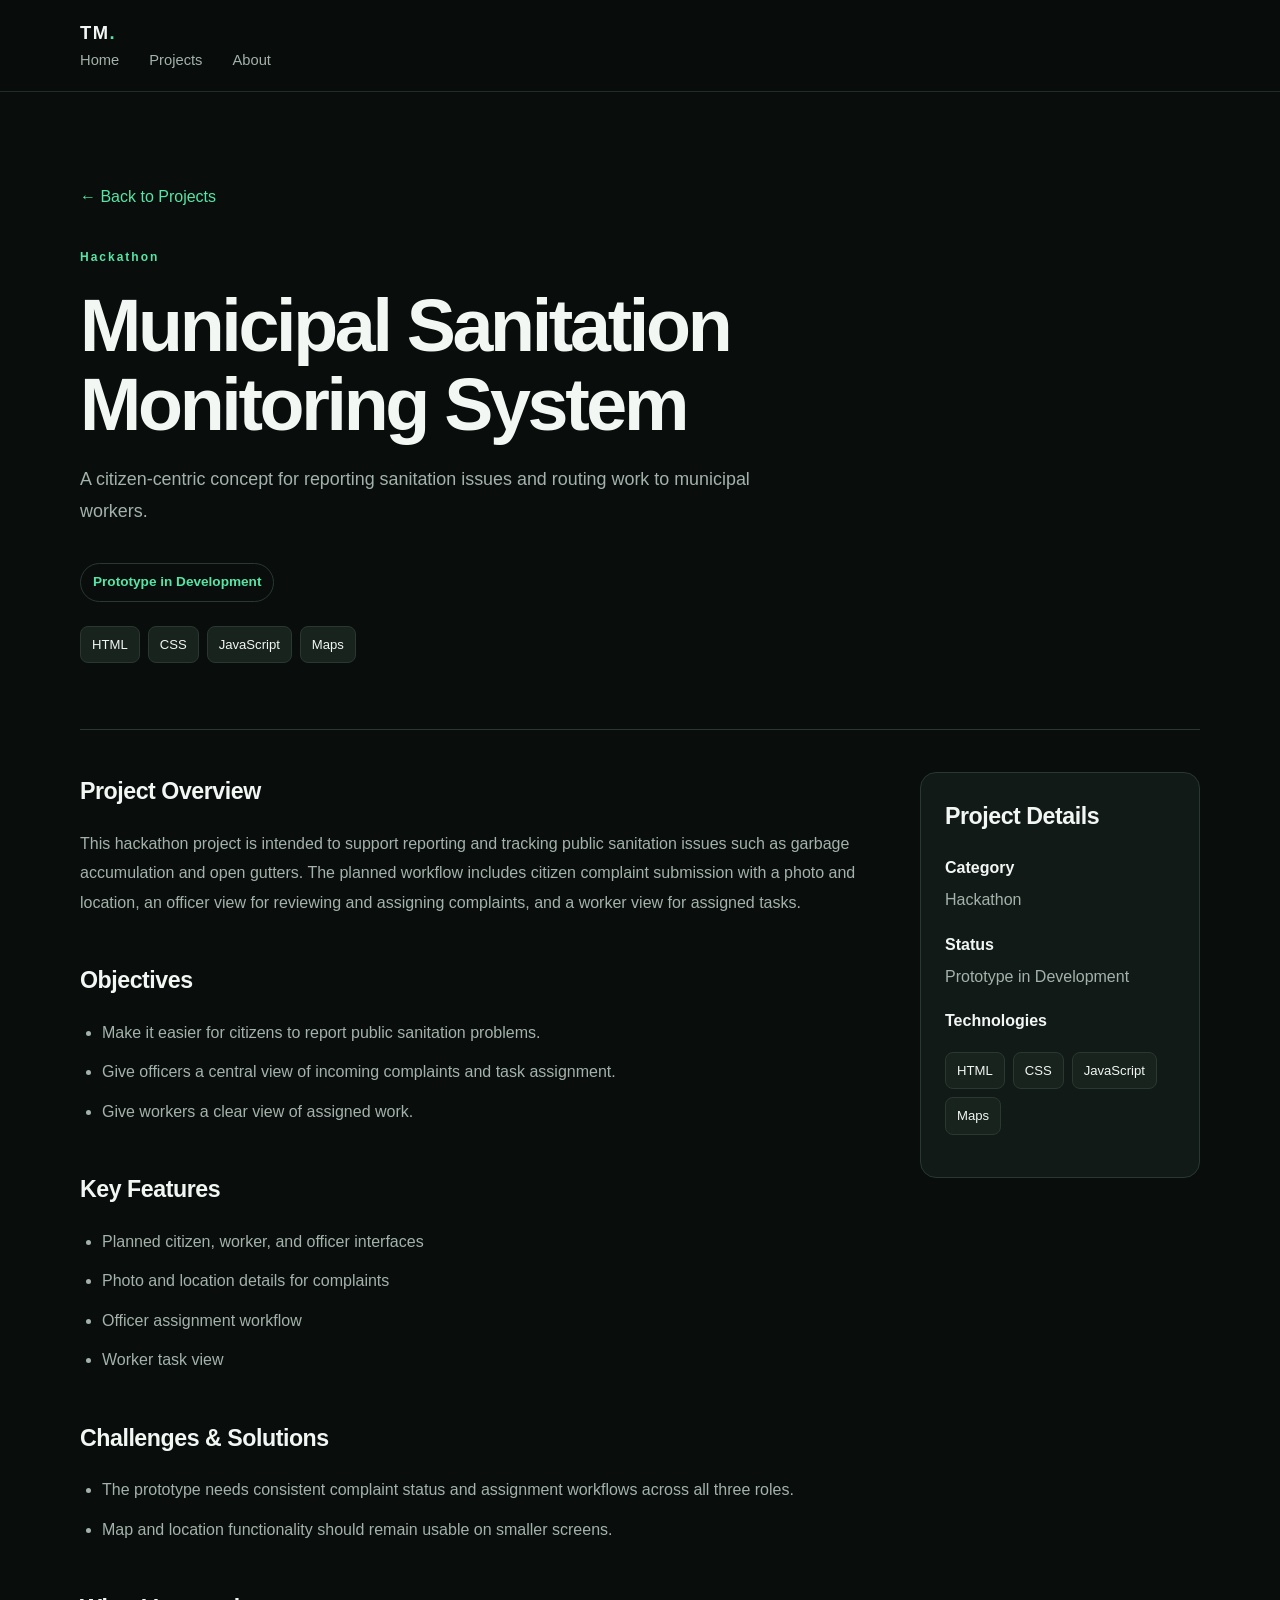
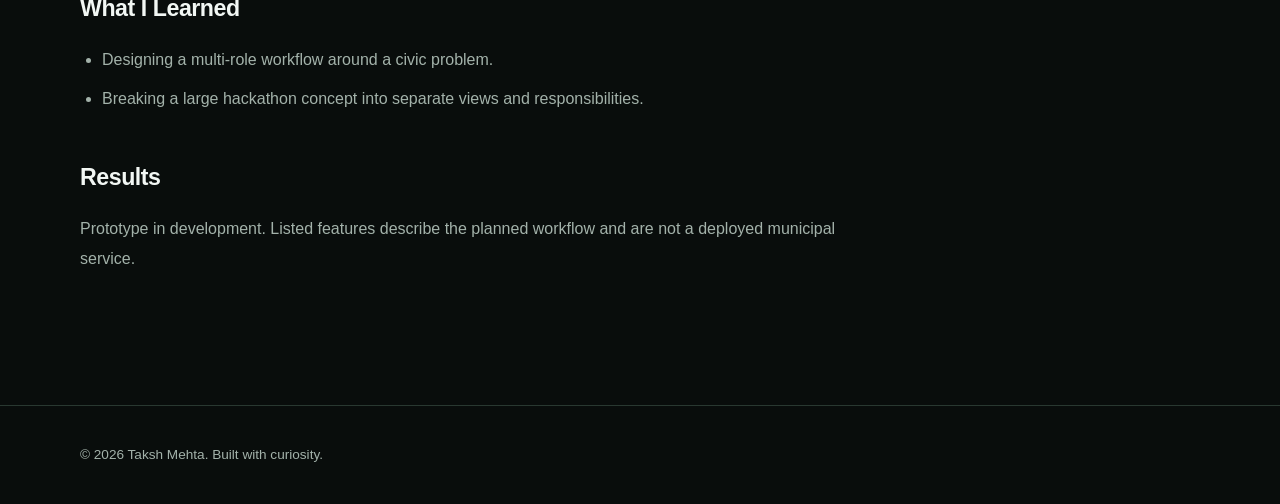
<file: projects/current-hackathon/index.html>
<!DOCTYPE html>
<html lang="en">
<head>
  <meta charset="UTF-8">
  <meta name="viewport" content="width=device-width, initial-scale=1.0">
  <meta name="description" content="Project details and development journey by Taksh Mehta.">
  <title>Project | Taksh Mehta</title>
  <link rel="stylesheet" href="../../style.css">
  <script src="../project-page.js" defer></script>
</head>
<body>
  <header class="site-header">
    <div class="container header-inner">
      <a class="logo" href="../../index.html">TM<span>.</span></a>
      <nav class="site-nav" aria-label="Main navigation">
        <a href="../../index.html">Home</a>
        <a href="../../projects.html">Projects</a>
        <a href="../../about.html">About</a>
      </nav>
    </div>
  </header>

  <main id="project-detail" class="project-detail-page container">
    <p>Loading project details...</p>
  </main>

  <footer class="site-footer">
    <div class="container">
      <p>© 2026 Taksh Mehta. Built with curiosity.</p>
    </div>
  </footer>
</body>
</html>
</file>
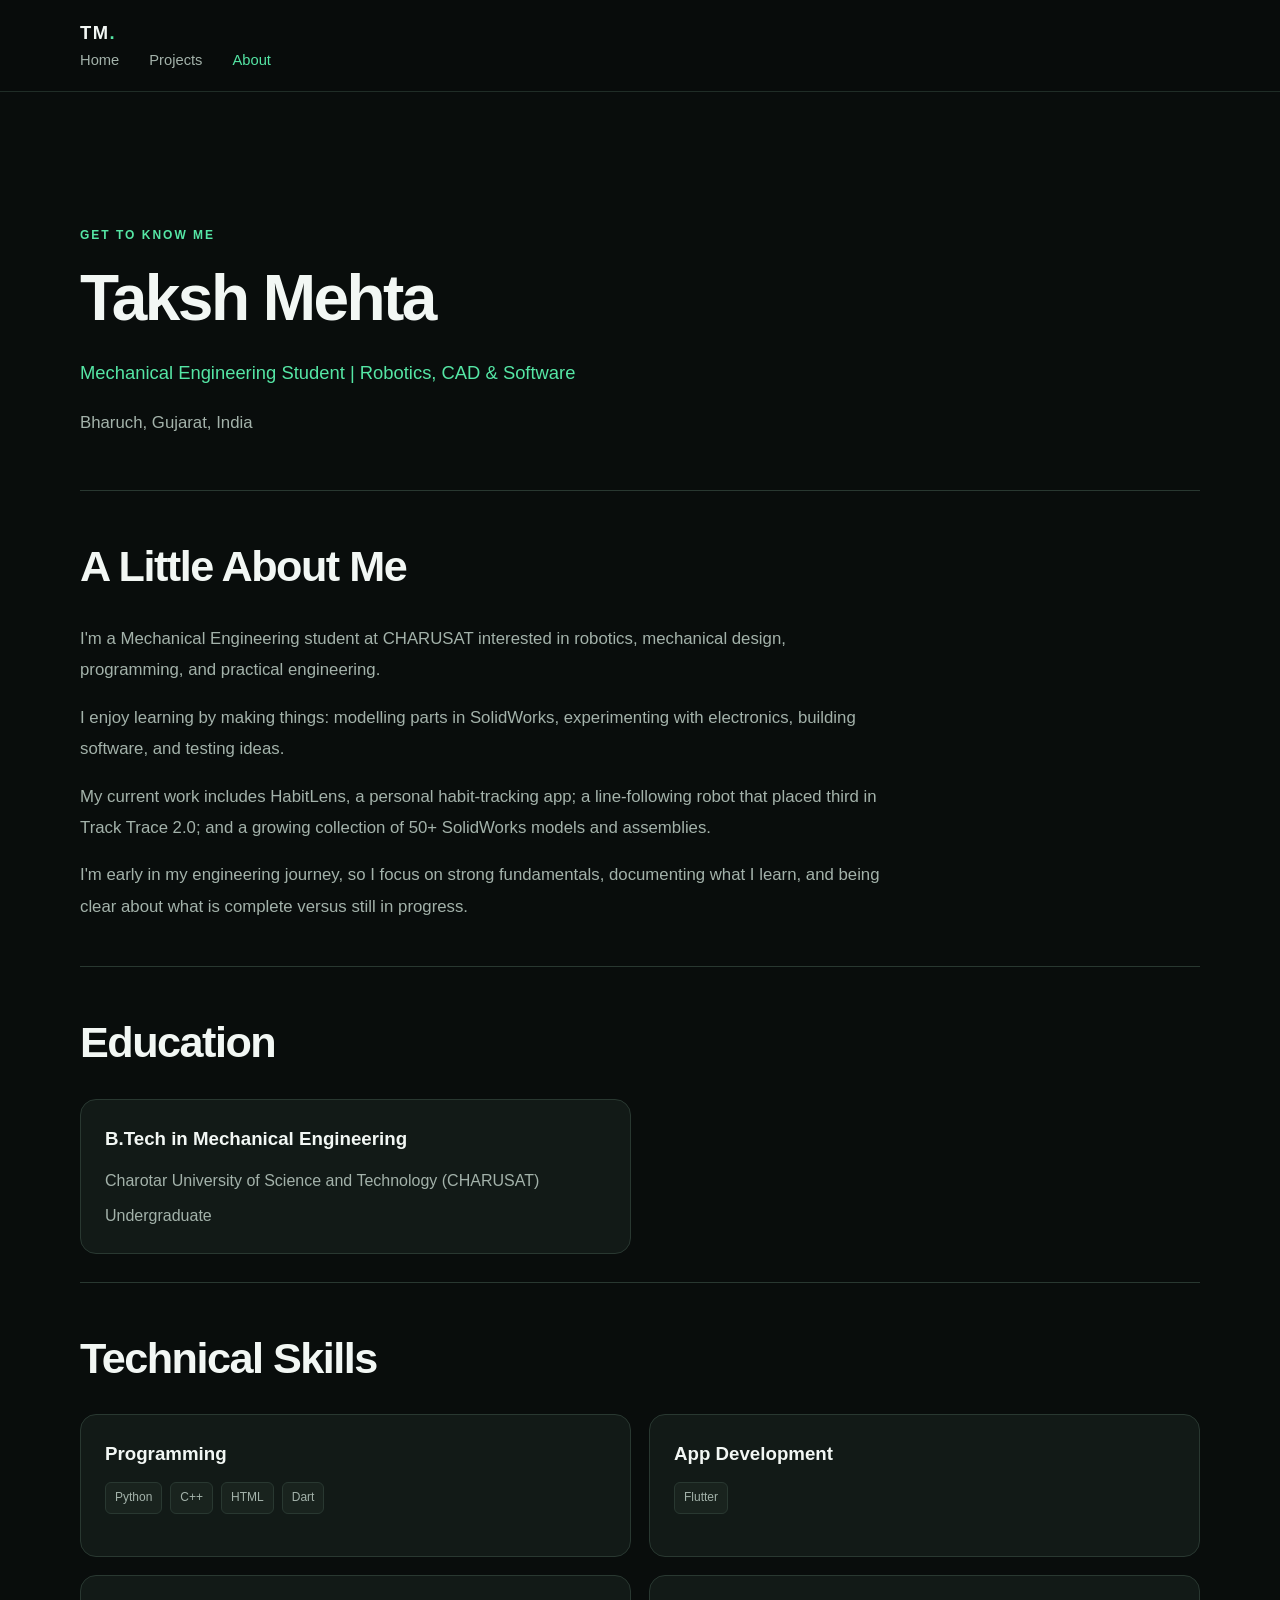
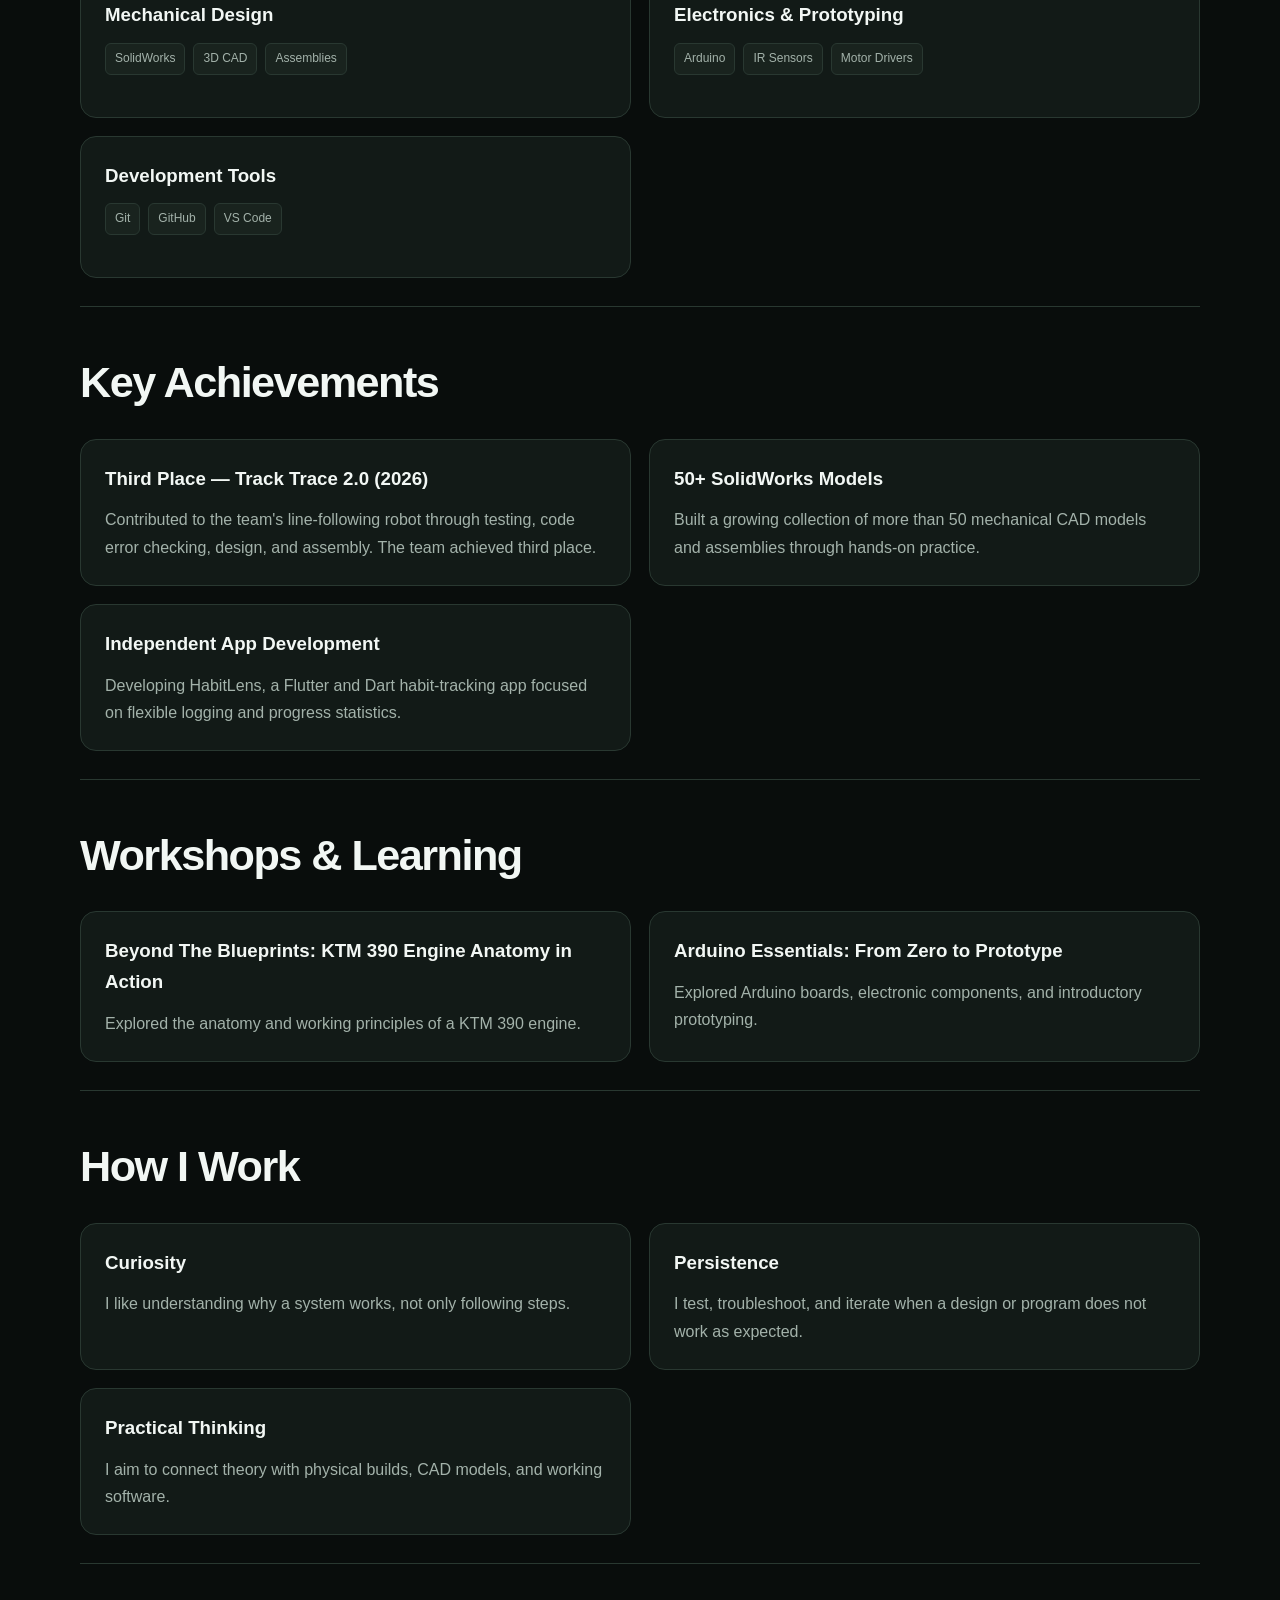
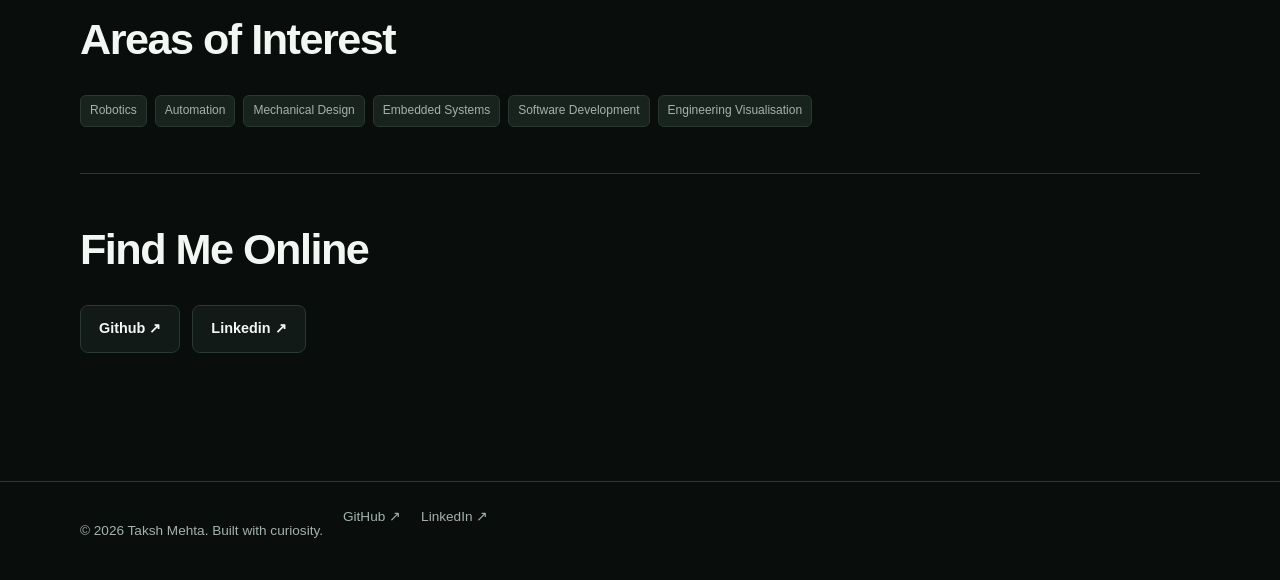
<file: about.html>
<!DOCTYPE html>
<html lang="en">
<head>
  <meta charset="UTF-8">
  <meta name="viewport" content="width=device-width, initial-scale=1.0">
  <meta name="description" content="Learn about Taksh Mehta's education, technical skills, achievements, and engineering interests.">
  <title>About | Taksh Mehta</title>

  <link rel="stylesheet" href="style.css">
  <script src="script.js" defer></script>
  <script src="profile-page.js" defer></script>
</head>
<body>
  <header class="site-header">
    <div class="container header-inner">
      <a class="logo" href="index.html">TM<span>.</span></a>

      <button class="menu-toggle"
              type="button"
              aria-label="Toggle navigation"
              aria-expanded="false">
        <span></span>
        <span></span>
        <span></span>
      </button>

      <nav class="site-nav" aria-label="Main navigation">
        <a href="index.html">Home</a>
        <a href="projects.html">Projects</a>
        <a href="about.html" aria-current="page">About</a>
      </nav>
    </div>
  </header>

  <main id="about-content" class="about-page container">
    <p>Loading profile...</p>
  </main>

  <footer class="site-footer">
    <div class="container">
      <p>© <span id="year">2026</span> Taksh Mehta. Built with curiosity.</p>
      <div class="footer-links">
        <a href="https://github.com/Taksh2438"
           target="_blank" rel="noopener noreferrer">GitHub ↗</a>
        <a href="https://www.linkedin.com/in/taksh-mehta-240308t/"
           target="_blank" rel="noopener noreferrer">LinkedIn ↗</a>
      </div>
    </div>
  </footer>
</body>
</html>
</file>
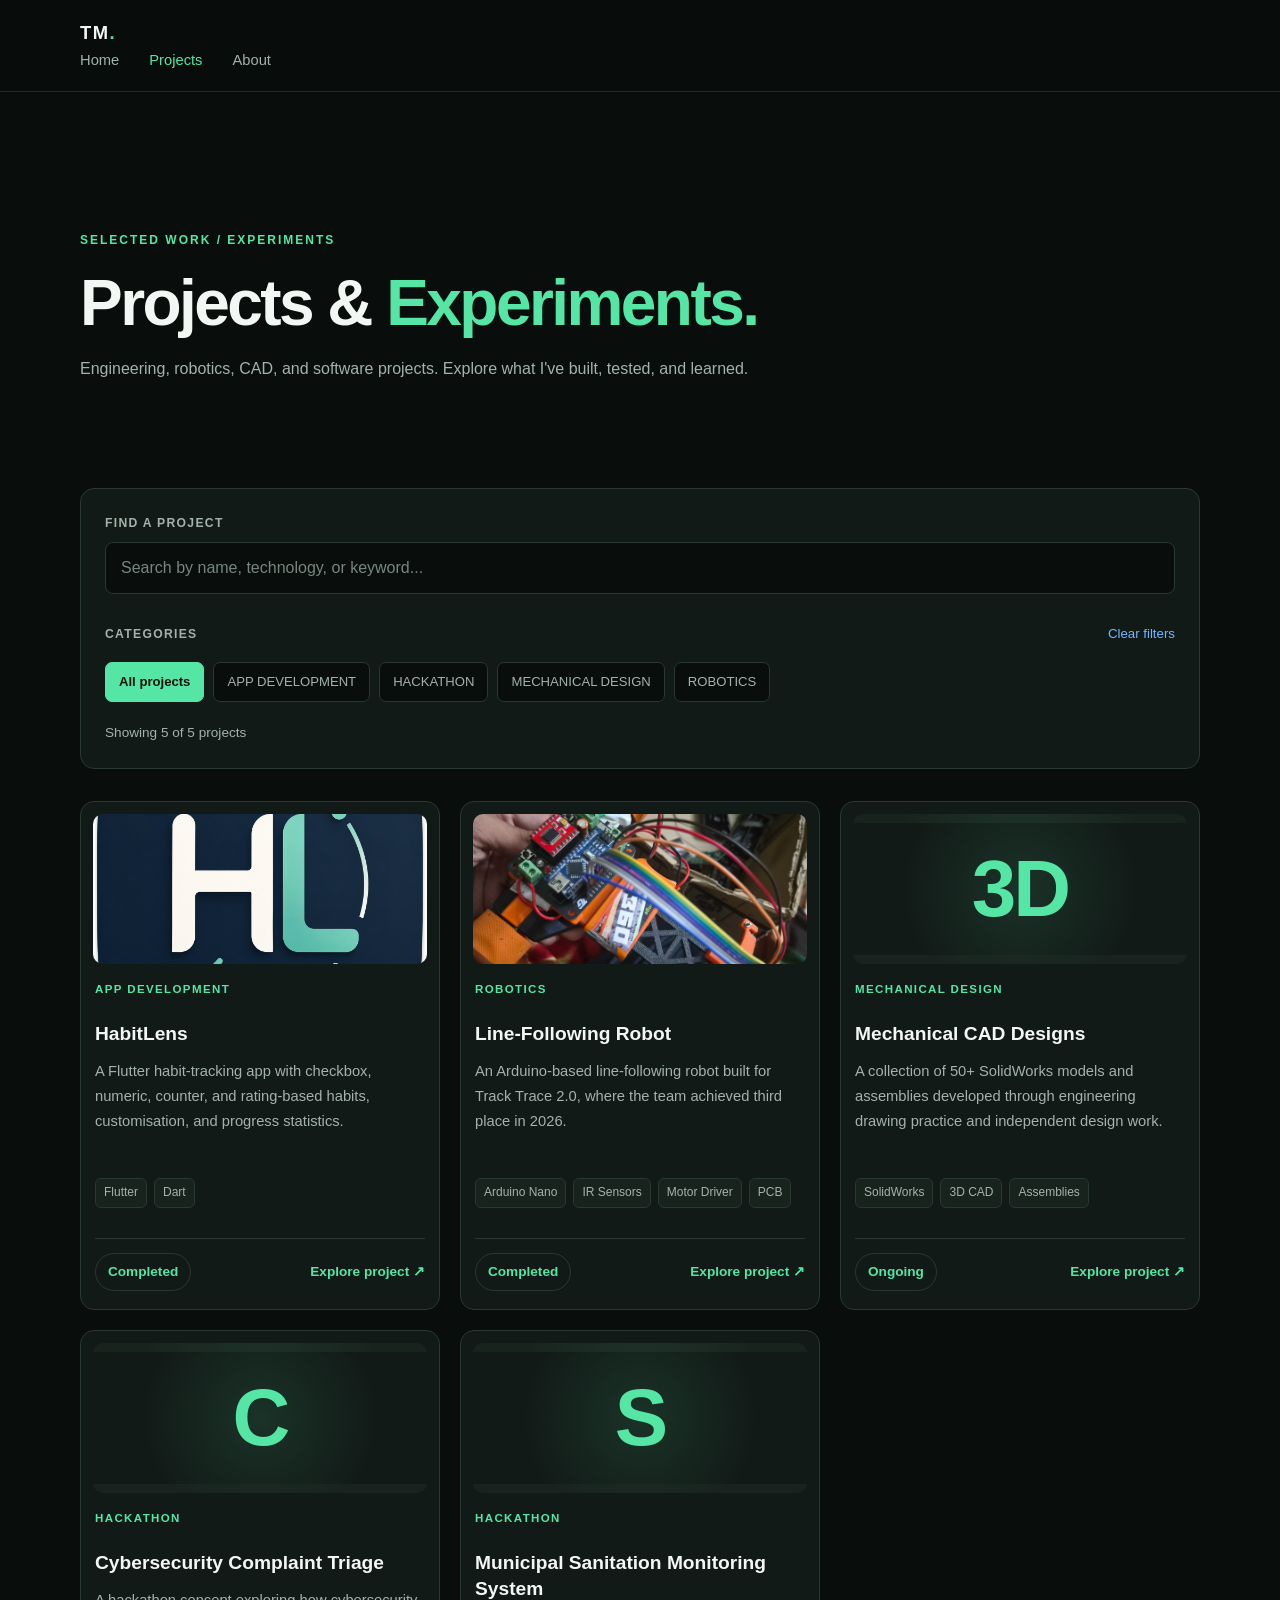
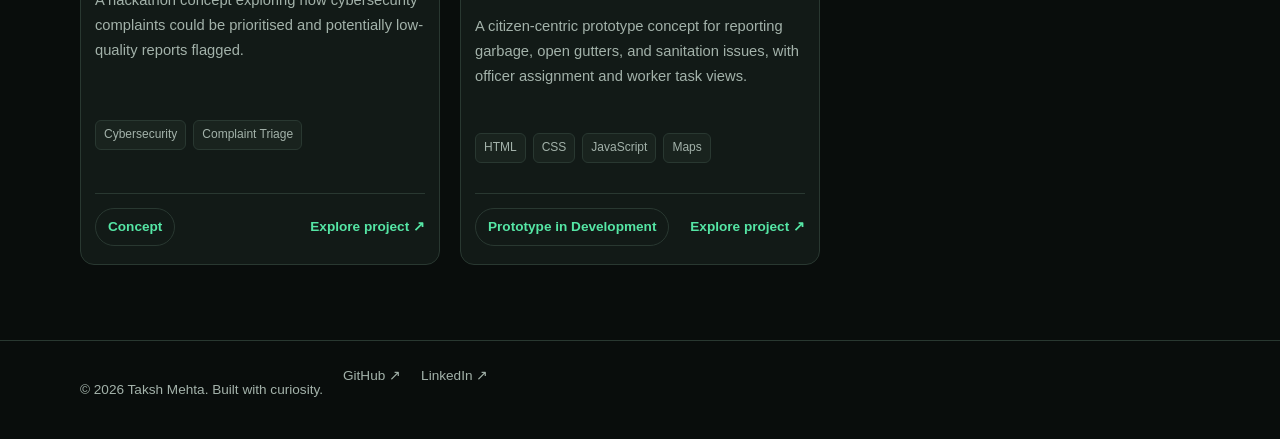
<file: projects.html>
<!DOCTYPE html>
<html lang="en">
<head>
  <meta charset="UTF-8">
  <meta name="viewport" content="width=device-width, initial-scale=1.0">
  <meta name="description" content="Explore engineering, robotics, CAD, and software projects by Taksh Mehta.">
  <meta name="theme-color" content="#090D0C">
  <title>Projects | Taksh Mehta</title>

  <link rel="stylesheet" href="style.css">
  <script src="script.js" defer></script>
  <script src="projects/projects-list.js" defer></script>
</head>
<body>
  <header class="site-header">
    <div class="container header-inner">
      <a class="logo" href="index.html" aria-label="Taksh Mehta home">TM<span>.</span></a>

      <button class="menu-toggle"
              type="button"
              aria-label="Toggle navigation"
              aria-expanded="false">
        <span></span>
        <span></span>
        <span></span>
      </button>

      <nav class="site-nav" aria-label="Main navigation">
        <a href="index.html">Home</a>
        <a href="projects.html" aria-current="page">Projects</a>
        <a href="about.html">About</a>
      </nav>
    </div>
  </header>

  <main class="projects-page">
    <section class="projects-intro">
      <p class="eyebrow">SELECTED WORK / EXPERIMENTS</p>
      <h1>Projects &amp; <span class="green-text">Experiments.</span></h1>
      <p>
        Engineering, robotics, CAD, and software projects.
        Explore what I've built, tested, and learned.
      </p>
    </section>

    <section class="project-browser" aria-label="Search and filter projects">
      <div class="project-search-wrap">
        <label for="project-search">Find a project</label>
        <input
          id="project-search"
          type="search"
          placeholder="Search by name, technology, or keyword..."
          autocomplete="off"
          spellcheck="false"
        >
      </div>

      <div class="project-filter-heading">
        <span class="filter-label">CATEGORIES</span>
        <button id="clear-project-filters" class="filter-clear" type="button">
          Clear filters
        </button>
      </div>

      <div id="project-filters"
           class="project-filters"
           role="group"
           aria-label="Filter projects by category">
        <button class="project-filter is-active"
                type="button"
                data-category="all"
                aria-pressed="true">
          All projects
        </button>
      </div>

      <p id="project-grid-message"
         class="project-results-message"
         role="status"
         aria-live="polite">
        Loading projects...
      </p>
    </section>

    <section id="project-grid"
             class="project-grid"
             aria-label="Project cards">
    </section>

    <div id="project-empty-state" class="project-empty-state" hidden>
      <span class="empty-state-symbol" aria-hidden="true">⌕</span>
      <h2>No matching projects</h2>
      <p>Try another search term or clear your category filter.</p>
      <button id="empty-clear-filters" class="button button-secondary" type="button">
        Show all projects
      </button>
    </div>
  </main>

  <footer class="site-footer">
    <div class="container">
      <p>© <span id="year">2026</span> Taksh Mehta. Built with curiosity.</p>
      <div class="footer-links">
        <a href="https://github.com/Taksh2438"
           target="_blank" rel="noopener noreferrer">GitHub ↗</a>
        <a href="https://www.linkedin.com/in/taksh-mehta-240308t/"
           target="_blank" rel="noopener noreferrer">LinkedIn ↗</a>
      </div>
    </div>
  </footer>
</body>
</html>
</file>
<file: style.css>
:root {
  --bg: #090D0C;
  --surface: #121A17;
  --surface-raised: #19231E;
  --green: #55E6A5;
  --red: #FF737D;
  --blue: #76B5FF;
  --text: #F2F7F4;
  --muted: #A3B2AA;
  --border: #293831;
  --container: 1120px;
}

/* Reset and base */
*,
*::before,
*::after {
  box-sizing: border-box;
}

html {
  scroll-behavior: smooth;
  scroll-padding-top: 90px;
}

body {
  margin: 0;
  overflow-x: hidden;
  background: var(--bg);
  color: var(--text);
  font-family: Inter, "Segoe UI", Arial, sans-serif;
  line-height: 1.65;
}

a {
  color: inherit;
  text-decoration: none;
}

button,
input,
textarea {
  font: inherit;
}

button,
a {
  -webkit-tap-highlight-color: transparent;
}

a:focus-visible,
button:focus-visible {
  outline: 2px solid var(--green);
  outline-offset: 5px;
}

::selection {
  background: var(--green);
  color: #07120C;
}

[hidden],
.project-grid[hidden],
.project-empty-state[hidden],
.project-art .project-symbol[hidden] {
  display: none !important;
}

/* Header and navigation */
.site-header {
  position: sticky;
  top: 0;
  z-index: 100;
  display: flex;
  align-items: center;
  justify-content: space-between;
  gap: 24px;
  padding: 18px max(24px, calc((100% - var(--container)) / 2));
  background: rgb(9 13 12 / 88%);
  border-bottom: 1px solid rgb(41 56 49 / 75%);
  backdrop-filter: blur(16px);
}

.logo {
  font-size: 1.15rem;
  font-weight: 850;
  letter-spacing: 1.5px;
  white-space: nowrap;
}

.logo span,
.green-text {
  color: var(--green);
}

.site-nav {
  display: flex;
  align-items: center;
  gap: 30px;
}

.site-nav a {
  color: var(--muted);
  font-size: 0.92rem;
  transition: color 180ms ease;
}

.site-nav a:hover,
.site-nav a[aria-current="page"] {
  color: var(--green);
}

.menu-toggle {
  display: none;
  padding: 6px 10px;
  color: var(--text);
  background: transparent;
  border: 1px solid var(--border);
  border-radius: 8px;
  cursor: pointer;
}

/* Shared text and buttons */
.eyebrow {
  margin: 0 0 18px;
  color: var(--green);
  font-size: 0.75rem;
  font-weight: 750;
  letter-spacing: 2px;
}

.muted,
.about-location,
.card-subtitle {
  color: var(--muted);
}

.hero-description {
  max-width: 610px;
  color: var(--muted);
  font-size: 1.05rem;
  line-height: 1.9;
}

.button {
  display: inline-flex;
  min-height: 46px;
  align-items: center;
  justify-content: center;
  gap: 12px;
  padding: 11px 18px;
  border: 1px solid var(--border);
  border-radius: 8px;
  font-size: 0.9rem;
  font-weight: 700;
  transition: transform 180ms ease, background 180ms ease, border-color 180ms ease;
}

.button:hover {
  transform: translateY(-3px);
}

.button-primary {
  color: #07120C;
  background: var(--green);
  border-color: var(--green);
}

.button-primary:hover {
  background: #80F2BC;
}

.button-secondary {
  background: var(--surface);
}

.button-secondary:hover {
  border-color: var(--blue);
}

.text-link {
  display: inline-flex;
  align-items: center;
  gap: 8px;
  color: var(--blue);
  font-size: 0.9rem;
  font-weight: 700;
  transition: color 180ms ease;
}

.text-link:hover {
  color: var(--green);
}

/* Home hero */
.hero {
  position: relative;
  display: grid;
  grid-template-columns: 1.15fr 0.85fr;
  align-items: center;
  gap: 28px;
  width: min(calc(100% - 48px), var(--container));
  min-height: 570px;
  margin: auto;
  padding: 70px 0;
}

.hero-content {
  position: relative;
  z-index: 2;
}

.hero h1 {
  margin: 0;
  font-size: clamp(2.8rem, 5.7vw, 5rem);
  font-weight: 800;
  letter-spacing: -3px;
  line-height: 1.08;
}

.hero-actions {
  display: flex;
  flex-wrap: wrap;
  gap: 12px;
  margin-top: 28px;
}

.hero-meta {
  display: flex;
  align-items: center;
  gap: 10px;
  margin-top: 28px;
  color: var(--muted);
  font-size: 0.82rem;
}

.status-dot {
  display: inline-block;
  flex: 0 0 8px;
  width: 8px;
  height: 8px;
  background: var(--green);
  border-radius: 50%;
}

/* Engineering-inspired hero visual */
.hero-visual {
  position: relative;
  display: grid;
  min-width: 0;
  min-height: 390px;
  place-items: center;
  isolation: isolate;
  animation: hero-float 5s ease-in-out infinite;
}

.visual-grid {
  position: absolute;
  inset: 10px;
  z-index: -2;
  background-image:
    linear-gradient(rgb(85 230 165 / 9%) 1px, transparent 1px),
    linear-gradient(90deg, rgb(85 230 165 / 9%) 1px, transparent 1px);
  background-size: 28px 28px;
  mask-image: radial-gradient(ellipse, black, transparent 72%);
}

.visual-ring {
  position: absolute;
  width: min(72%, 275px);
  aspect-ratio: 1;
  border: 1px solid rgb(85 230 165 / 42%);
  border-radius: 50%;
  transition: transform 1.1s cubic-bezier(.2, .7, .2, 1);
}

.ring-outer {
  border-style: dashed;
  border-color: rgb(118 181 255 / 55%);
  transform: rotate(-24deg) scale(.86);
}

.ring-inner {
  width: min(52%, 200px);
  border-color: rgb(85 230 165 / 60%);
  transform: rotate(20deg) scale(.9);
}

.hero.is-visible .ring-outer {
  transform: rotate(18deg) scale(1);
}

.hero.is-visible .ring-inner {
  transform: rotate(-12deg) scale(1);
}

.visual-core {
  display: grid;
  width: 120px;
  aspect-ratio: 1;
  place-items: center;
  background: radial-gradient(circle at 30% 25%, #263D32, #101A15 68%);
  border: 1px solid var(--green);
  border-radius: 26px;
  box-shadow: 0 0 55px rgb(85 230 165 / 12%), inset 0 0 30px rgb(85 230 165 / 8%);
  transform: rotate(-8deg);
  transition: transform 800ms ease;
}

.hero.is-visible .visual-core {
  transform: rotate(0deg);
}

.visual-core span {
  color: var(--green);
  font-size: 2rem;
  font-weight: 850;
  letter-spacing: -2px;
}

.visual-label {
  position: absolute;
  padding: 7px 10px;
  background: var(--surface);
  border: 1px solid var(--border);
  border-radius: 6px;
  color: var(--muted);
  font-size: 0.65rem;
  font-weight: 700;
  letter-spacing: 1px;
}

.visual-label-top {
  top: 35px;
  right: 0;
}

.visual-label-bottom {
  bottom: 35px;
  left: 0;
}

.label-marker {
  display: inline-block;
  width: 6px;
  height: 6px;
  margin-right: 7px;
  border-radius: 50%;
}

.marker-green { background: var(--green); }
.marker-blue { background: var(--blue); }

@keyframes hero-float {
  0%, 100% { transform: translateY(0); }
  50% { transform: translateY(-8px); }
}

/* 3D Mobius sculpture */
.sculpture-core {
  position: relative;
  display: block;
  width: 100%;
  max-width: 340px;
  aspect-ratio: 1;
  overflow: hidden;
  padding: 0;
  border: 0;
  border-radius: 0;
  background: radial-gradient(circle, rgb(31 65 91 / 35%), transparent 70%);
  box-shadow: none;
}

#mobius-canvas {
  display: block;
  width: 100%;
  height: 100%;
}

/* Home profile facts and featured projects */
.quick-facts {
  display: grid;
  grid-template-columns: repeat(3, minmax(0, 1fr));
  width: min(calc(100% - 48px), var(--container));
  margin: 0 auto;
  background: var(--surface);
  border: 1px solid var(--border);
  border-radius: 12px;
  text-align: center;
}

.quick-facts > div,
.fact {
  min-width: 0;
  padding: 20px 12px;
  text-align: center;
}

.fact + .fact {
  border-left: 1px solid var(--border);
}

.fact-label,
.card-index {
  color: var(--muted);
  font-size: 0.7rem;
  font-weight: 700;
  letter-spacing: 1.5px;
}

.fact h2 {
  margin: 8px 0 2px;
  font-size: 1.25rem;
}

.fact p {
  margin: 0;
  color: var(--muted);
  font-size: 0.8rem;
}

.featured-section,
.approach-section {
  width: min(calc(100% - 48px), var(--container));
  margin: 64px auto;
}

.featured-section {
  min-width: 0;
  text-align: center;
}

.section-heading {
  display: flex;
  align-items: end;
  justify-content: space-between;
  gap: 24px;
  margin-bottom: 28px;
}

.featured-section .section-heading {
  flex-direction: column;
  align-items: center;
  justify-content: center;
  gap: 16px;
  margin-bottom: 24px;
  text-align: center;
}

.featured-section .section-heading > div:first-child {
  text-align: center;
}

.featured-section .carousel-controls,
.featured-section .carousel-footer {
  justify-content: center;
}

.section-heading h2,
.approach-section h2 {
  margin: 0;
  font-size: clamp(2rem, 4.5vw, 3.4rem);
  line-height: 1.15;
  letter-spacing: -1.5px;
}

.featured-section .section-heading h2 {
  margin: 8px 0 0;
  font-size: clamp(1.8rem, 4vw, 2.6rem);
  line-height: 1.15;
}

.featured-card {
  box-sizing: border-box;
  display: flex;
  flex: 0 0 calc((100% - 40px) / 3);
  flex-direction: column;
  min-width: 0;
  overflow: hidden;
  scroll-snap-align: start;
  color: var(--text);
  text-decoration: none;
  background: var(--surface);
  border: 1px solid var(--border);
  border-radius: 16px;
  transition: border-color 250ms ease, transform 250ms ease, background 250ms ease;
}

.featured-card:hover {
  background: var(--surface-raised);
  border-color: var(--green);
  transform: translateY(-4px);
}

.featured-card:focus-visible {
  outline: 2px solid var(--green);
  outline-offset: 3px;
}

.carousel-controls {
  display: flex;
  flex-shrink: 0;
  gap: 10px;
}

.carousel-arrow {
  display: grid;
  width: 44px;
  height: 44px;
  place-items: center;
  color: var(--text);
  font-size: 1.3rem;
  background: var(--surface);
  border: 1px solid var(--border);
  border-radius: 50%;
  cursor: pointer;
  transition: background 200ms ease, color 200ms ease, border-color 200ms ease, transform 200ms ease;
}

.carousel-arrow:hover:not(:disabled) {
  color: var(--bg);
  background: var(--green);
  border-color: var(--green);
  transform: translateY(-2px);
}

.carousel-arrow:disabled {
  opacity: .35;
  cursor: not-allowed;
}

.featured-carousel { min-width: 0; }

.featured-track {
  display: flex;
  gap: 20px;
  overflow-x: auto;
  padding: 4px 2px 18px;
  scroll-snap-type: x mandatory;
  scroll-behavior: smooth;
  overscroll-behavior-x: contain;
  scrollbar-width: thin;
  scrollbar-color: var(--green) var(--surface);
}

.featured-track:focus-visible {
  outline: 2px solid var(--green);
  outline-offset: 4px;
}

.project-art {
  position: relative;
  display: grid;
  width: 100%;
  min-height: 190px;
  place-items: center;
  overflow: hidden;
  background: radial-gradient(circle at 50% 35%, rgb(85 230 165 / 10%), transparent 65%), var(--surface-raised);
  border-bottom: 1px solid var(--border);
}

.featured-card .project-art {
  aspect-ratio: 16 / 10;
  min-height: 0;
  background: linear-gradient(135deg, var(--surface-raised), #080D0B);
}

.project-art img {
  display: block;
  width: 100%;
  height: 220px;
  object-fit: cover;
  transition: transform 400ms ease;
}

.featured-card .project-art img {
  width: 100%;
  height: 100%;
}

.featured-card:hover .project-art img {
  transform: scale(1.04);
}

.project-art .project-symbol,
.project-symbol {
  display: grid;
  width: 100%;
  min-height: 190px;
  place-items: center;
  color: var(--green);
  font-size: clamp(3rem, 7vw, 5rem);
  font-weight: 800;
  letter-spacing: -3px;
  background: radial-gradient(circle at center, rgb(85 230 165 / 12%), transparent 65%), var(--surface);
}

.featured-card .project-symbol {
  min-height: 0;
  font-size: 4rem;
}

.project-content {
  display: flex;
  flex: 1;
  flex-direction: column;
  align-items: flex-start;
  min-width: 0;
  padding: 20px;
}

.project-content .eyebrow {
  margin: 0 0 10px;
  color: var(--green);
  font-size: 0.72rem;
  letter-spacing: .12em;
}

.project-content h2,
.project-content h3 {
  margin: 0 0 12px;
  font-size: 1.2rem;
  line-height: 1.35;
  overflow-wrap: anywhere;
}

.project-content h2 { font-size: 1.6rem; }

.project-description,
.project-content > p:not(.project-type):not(.eyebrow) {
  color: var(--muted);
  line-height: 1.75;
}

.project-description {
  margin: 0 0 18px;
  font-size: .92rem;
}

.tech-tags {
  display: flex;
  flex-wrap: wrap;
  gap: 7px;
  margin-top: auto;
  margin-bottom: 18px;
}

.tech-tag,
.tech-tags span {
  display: inline-flex;
  align-items: center;
  padding: 5px 9px;
  color: var(--muted);
  font-size: .75rem;
  background: var(--surface-raised);
  border: 1px solid var(--border);
  border-radius: 6px;
}

.project-card-bottom {
  display: flex;
  flex-wrap: wrap;
  align-items: center;
  justify-content: space-between;
  gap: 10px 12px;
  width: 100%;
  margin-top: auto;
  padding-top: 14px;
  border-top: 1px solid var(--border);
}

.project-status {
  color: var(--green);
  font-size: .78rem;
  font-weight: 700;
}

.project-link {
  display: inline-block;
  margin-top: 4px;
  color: var(--blue);
  font-weight: 700;
}

.project-link:hover { color: var(--green); }

.project-card-bottom .project-link {
  margin: 0;
  font-size: .85rem;
}

.carousel-footer {
  display: flex;
  justify-content: space-between;
  gap: 16px;
  margin-top: 12px;
  color: var(--muted);
  font-size: .85rem;
}

.empty-projects {
  padding: 28px;
  color: var(--muted);
  text-align: center;
  border: 1px dashed var(--border);
  border-radius: 12px;
}

/* Approach section */
.approach-section {
  padding: 48px;
  background: radial-gradient(ellipse at 100% 0%, rgb(85 230 165 / 8%), transparent 55%), var(--surface);
  border: 1px solid var(--border);
  border-radius: 16px;
}

.approach-section h2 { margin-bottom: 18px; }

.approach-section > p:not(.eyebrow) {
  max-width: 690px;
  margin-bottom: 24px;
  color: var(--muted);
}

/* Projects page and project browser */
.projects-page {
  width: min(calc(100% - 48px), var(--container));
  margin: auto;
  padding: 75px 0;
}

.projects-intro {
  max-width: 760px;
  margin-bottom: 48px;
  padding: 64px 0 40px;
}

.projects-intro h1 {
  margin: 12px 0;
  font-size: clamp(2.4rem, 6vw, 4rem);
  line-height: 1.1;
  letter-spacing: -.04em;
}

.projects-intro > p:last-child {
  color: var(--muted);
  line-height: 1.8;
}

.project-grid {
  display: grid;
  grid-template-columns: repeat(2, minmax(0, 1fr));
  gap: 24px;
}

.project-card {
  min-width: 0;
  overflow: hidden;
  background: var(--surface);
  border: 1px solid var(--border);
  border-radius: 14px;
  transition: transform 200ms ease, border-color 200ms ease;
}

.project-card:hover {
  transform: translateY(-5px);
  border-color: var(--green);
}

.project-card-link {
  display: flex;
  flex-direction: column;
  min-width: 0;
  color: inherit;
  text-decoration: none;
  transition: transform 250ms ease, border-color 250ms ease;
}

.project-card-link:hover {
  transform: translateY(-5px);
  border-color: var(--green);
}

.project-card-link:focus-visible {
  outline: 2px solid var(--green);
  outline-offset: 4px;
}

.project-card-link .project-art {
  width: auto;
  height: 150px;
  min-height: 0;
  margin: 12px;
  aspect-ratio: 16 / 9;
  overflow: hidden;
  border: 0;
  border-radius: 10px;
}

.project-card-link .project-art img {
  display: block;
  width: 100%;
  height: 100%;
  min-height: 0;
  object-fit: cover;
}

.project-card-link .project-art .project-symbol {
  min-height: 0;
}

.project-number {
  padding: 18px 20px 0;
  color: var(--muted);
  font-size: .75rem;
  letter-spacing: 2px;
}

.project-type {
  color: var(--green);
  font-size: .72rem;
  font-weight: 700;
  letter-spacing: 1.5px;
}

.project-category { margin-bottom: 8px; }

.project-card-link .project-content {
  flex: 1;
  height: 100%;
  gap: 12px;
  padding: 4px 14px 18px;
}

.project-card-link .project-content h2 {
  margin: 0;
  font-size: 1.2rem;
  line-height: 1.35;
}

.project-card-link .project-content > p:not(.eyebrow) {
  color: var(--muted);
  line-height: 1.7;
}

.project-card-link .tech-tags {
  display: flex;
  flex-wrap: wrap;
  gap: 7px;
  padding-top: 14px;
  margin-top: auto;
}

.projects-page .tech-tags span {
  padding: 4px 8px;
}

.project-card-link .project-card-bottom {
  margin-top: auto;
}

.project-card-link .project-status { margin-top: 0; }

.project-card-link .project-link {
  color: var(--green);
  font-weight: 600;
}

.project-art .project-symbol[hidden] { display: none !important; }

.project-browser {
  margin: 0 0 32px;
  padding: 24px;
  background: var(--surface);
  border: 1px solid var(--border);
  border-radius: 14px;
}

.project-search-wrap {
  display: grid;
  gap: 9px;
}

.project-search-wrap label,
.filter-label {
  color: var(--muted);
  font-size: .76rem;
  font-weight: 750;
  letter-spacing: 1.3px;
  text-transform: uppercase;
}

.project-search-wrap input {
  width: 100%;
  min-height: 48px;
  padding: 12px 15px;
  color: var(--text);
  background: var(--bg);
  border: 1px solid var(--border);
  border-radius: 8px;
  outline: none;
  transition: border-color 180ms ease, box-shadow 180ms ease;
}

.project-search-wrap input::placeholder { color: #77877E; }

.project-search-wrap input:focus {
  border-color: var(--green);
  box-shadow: 0 0 0 3px rgb(85 230 165 / 10%);
}

.project-filter-heading {
  display: flex;
  align-items: center;
  justify-content: space-between;
  gap: 16px;
  margin: 24px 0 12px;
}

.filter-clear {
  padding: 5px 0;
  color: var(--blue);
  background: transparent;
  border: 0;
  font-size: .83rem;
  cursor: pointer;
}

.filter-clear:hover { color: var(--green); }

.project-filters {
  display: flex;
  flex-wrap: wrap;
  gap: 9px;
}

.project-filter {
  min-height: 38px;
  padding: 8px 13px;
  color: var(--muted);
  background: var(--bg);
  border: 1px solid var(--border);
  border-radius: 7px;
  font-size: .82rem;
  cursor: pointer;
  transition: color 180ms ease, border-color 180ms ease, background 180ms ease;
}

.project-filter:hover {
  color: var(--text);
  border-color: var(--green);
}

.project-filter.is-active {
  color: #07120C;
  font-weight: 750;
  background: var(--green);
  border-color: var(--green);
}

.project-results-message,
#project-grid-message {
  margin: 20px 0 0;
  color: var(--muted);
  font-size: .85rem;
}

#project-grid-message:empty { display: none; }

.project-empty-state {
  padding: 48px 24px;
  text-align: center;
  background: var(--surface);
  border: 1px dashed var(--border);
  border-radius: 14px;
}

.empty-state-symbol {
  color: var(--green);
  font-size: 3rem;
}

.project-empty-state h2 {
  margin: 8px 0;
  font-size: 1.5rem;
}

.project-empty-state p {
  margin: 0 auto 20px;
  color: var(--muted);
}

.project-grid > *,
.project-content,
.project-art {
  min-width: 0;
}

.project-content p,
.project-content h2 {
  overflow-wrap: anywhere;
}

.media-error {
  margin: 12px 0;
  color: var(--red);
  font-size: .9rem;
  text-align: center;
}

/* About page */
.about-page {
  width: min(calc(100% - 48px), var(--container));
  margin: auto;
  padding: 70px 0 100px;
}

.about-intro {
  max-width: 850px;
  padding: 64px 0 36px;
}

.about-intro h1,
.about-page > h1 {
  margin: 12px 0 24px;
  font-size: clamp(2.5rem, 6vw, 4rem);
  line-height: 1.1;
  letter-spacing: -.04em;
}

.about-intro h1 span {
  display: block;
  color: var(--green);
}

.about-headline {
  color: var(--green);
  font-size: 1.15rem;
}

.about-intro > p:last-child,
.about-section > p:not(.eyebrow) {
  max-width: 800px;
  color: var(--muted);
  font-size: 1.05rem;
  line-height: 1.85;
}

.about-section {
  padding: 28px 0;
  border-top: 1px solid var(--border);
}

.about-section h2 {
  margin: 12px 0 25px;
  font-size: clamp(1.8rem, 4vw, 2.7rem);
  letter-spacing: -.035em;
}

.about-section > h2 { margin-bottom: 20px; }

.skills-grid,
.learning-grid {
  display: grid;
  grid-template-columns: repeat(2, minmax(0, 1fr));
  gap: 18px;
}

.about-card,
.skill-card,
.learning-card {
  min-width: 0;
  padding: 24px;
  background: var(--surface);
  border: 1px solid var(--border);
  border-radius: 16px;
  transition: border-color 250ms ease, transform 250ms ease;
}

.about-card:hover,
.skill-card:hover,
.learning-card:hover {
  border-color: var(--green);
  transform: translateY(-3px);
}

.about-card h3,
.skill-card h3,
.learning-card h3 {
  margin: 0 0 12px;
  color: var(--text);
}

.about-card p,
.skill-card p,
.learning-card p {
  margin: 8px 0 0;
  color: var(--muted);
  line-height: 1.7;
}

.about-card .muted { font-size: .9rem; }

.about-section .hero-actions { margin-top: 24px; }

.about-section .tech-tags {
  display: flex;
  flex-wrap: wrap;
  gap: 8px;
}

#social .hero-actions { margin-top: 0; }

/* Data-driven Home page */
#home-content,
#home-content .hero-visual {
  min-width: 0;
}

#home-content .hero-description {
  color: var(--muted);
  line-height: 1.8;
}

#home-content .featured-card .project-content {
  display: flex;
  flex-direction: column;
  align-items: flex-start;
  gap: 12px;
  height: 100%;
}

#home-content .featured-card .project-card-bottom { margin-top: auto; }

#home-content .quick-facts { gap: 24px; }

.hero-stats,
.hero-stats * {
  text-align: center;
}

#home-content .scroll-reveal-card {
  opacity: 0;
  transform: translateY(28px);
  transition: opacity 650ms ease, transform 650ms cubic-bezier(.2, .65, .3, 1);
  transition-delay: var(--reveal-delay, 0ms);
}

#home-content .scroll-reveal-card.is-visible {
  opacity: 1;
  transform: translateY(0);
}

/* Individual project detail pages */
.project-detail-page {
  width: min(1120px, calc(100% - 40px));
  margin: 0 auto;
  padding: 56px 0 88px;
}

.detail-hero {
  padding: 36px 0 48px;
  border-bottom: 1px solid var(--border);
}

.back-link {
  display: inline-block;
  margin-bottom: 38px;
  color: var(--green);
  transition: color 200ms ease;
}

.back-link:hover { color: var(--text); }

.detail-hero h1 {
  max-width: 850px;
  margin: 12px 0 18px;
  font-size: clamp(2.4rem, 6vw, 4.6rem);
  line-height: 1.08;
  letter-spacing: -.045em;
}

.detail-lead {
  max-width: 720px;
  color: var(--muted);
  font-size: 1.12rem;
  line-height: 1.8;
}

.project-status {
  display: inline-block;
  margin-top: 18px;
  padding: 7px 12px;
  color: var(--green);
  font-size: .85rem;
  border: 1px solid var(--border);
  border-radius: 999px;
}

.detail-hero .tech-tags { margin-top: 24px; }

.detail-layout {
  display: grid;
  grid-template-columns: minmax(0, 1fr) 280px;
  align-items: start;
  gap: 44px;
  padding-top: 42px;
}

.detail-main { min-width: 0; }

.detail-section { margin-bottom: 44px; }

.detail-section h2,
.detail-sidebar h2 {
  margin: 0 0 18px;
  font-size: 1.45rem;
  letter-spacing: -.02em;
}

.detail-section p,
.detail-list {
  color: var(--muted);
  line-height: 1.85;
}

.detail-list { padding-left: 22px; }
.detail-list li { margin-bottom: 10px; }

.detail-sidebar {
  position: sticky;
  top: 100px;
  padding: 24px;
  background: var(--surface);
  border: 1px solid var(--border);
  border-radius: 16px;
}

.detail-sidebar p {
  margin: 18px 0;
  color: var(--muted);
  line-height: 1.7;
  overflow-wrap: anywhere;
}

.detail-sidebar strong {
  display: inline-block;
  margin-bottom: 5px;
  color: var(--text);
}

.detail-sidebar .tech-tags { margin-top: 12px; }

.detail-links {
  display: grid;
  gap: 12px;
  margin-top: 24px;
}

.detail-links .button { text-align: center; }

.project-detail-page .tech-tags {
  display: flex;
  flex-wrap: wrap;
  gap: 8px;
}

.project-detail-page .tech-tag {
  display: inline-block;
  padding: 7px 11px;
  color: var(--text);
  background: var(--surface-raised);
  border: 1px solid var(--border);
  border-radius: 8px;
  font-size: .82rem;
}

.detail-error { padding: 60px 0; }
.detail-error p { color: var(--muted); }
.detail-error a { color: var(--green); }

/* Project media galleries */
.project-gallery {
  display: grid;
  grid-template-columns: repeat(2, minmax(0, 1fr));
  gap: 18px;
}

.gallery-item {
  min-width: 0;
  margin: 0;
  overflow: hidden;
  background: var(--surface);
  border: 1px solid var(--border);
  border-radius: 14px;
}

.gallery-item img,
.gallery-item video {
  display: block;
  width: 100%;
  max-height: 420px;
  object-fit: contain;
  background: #050807;
}

.gallery-item figcaption {
  padding: 12px 14px;
  color: var(--muted);
  font-size: .9rem;
  line-height: 1.6;
}

.project-gallery-carousel {
  display: grid;
  grid-template-columns: 42px minmax(0, 1fr) 42px;
  align-items: center;
  gap: 10px;
  width: 100%;
}

.gallery-viewport {
  min-width: 0;
  overflow-x: auto;
  overscroll-behavior-x: contain;
  scroll-snap-type: x mandatory;
  scrollbar-width: thin;
  scrollbar-color: var(--green) var(--surface);
  background: #050807;
  border: 1px solid var(--border);
  border-radius: 14px;
}

.gallery-track {
  display: flex;
  width: 100%;
}

.gallery-slide {
  position: relative;
  flex: 0 0 100%;
  min-width: 0;
  margin: 0;
  padding: 42px 12px 48px;
  scroll-snap-align: start;
}

.gallery-slide img,
.gallery-slide video {
  display: block;
  width: 100%;
  height: clamp(220px, 45vw, 460px);
  object-fit: contain;
  background: #050807;
  border-radius: 8px;
}

.gallery-slide figcaption {
  padding: 14px 4px 0;
  color: var(--muted);
  text-align: center;
  line-height: 1.6;
}

.media-type-label {
  position: absolute;
  top: 12px;
  left: 12px;
  z-index: 1;
  padding: 5px 9px;
  color: var(--green);
  font-size: .72rem;
  font-weight: 700;
  letter-spacing: .08em;
  background: var(--surface);
  border: 1px solid var(--border);
  border-radius: 6px;
}

.gallery-counter {
  position: absolute;
  right: 12px;
  bottom: 12px;
  color: var(--muted);
  font-size: .8rem;
}

.gallery-arrow {
  display: grid;
  width: 42px;
  height: 42px;
  place-items: center;
  padding: 0;
  color: var(--green);
  font-size: 1.3rem;
  background: var(--surface-raised);
  border: 1px solid var(--border);
  border-radius: 50%;
  cursor: pointer;
  transition: background 200ms ease, border-color 200ms ease;
}

.gallery-arrow:hover {
  background: var(--surface);
  border-color: var(--green);
}

.gallery-arrow:focus-visible,
.gallery-viewport:focus-visible {
  outline: 2px solid var(--green);
  outline-offset: 3px;
}

.gallery-group + .gallery-group { margin-top: 28px; }
.gallery-group > h2 { margin-bottom: 18px; }

/* Footer */
.site-footer {
  display: flex;
  align-items: center;
  justify-content: space-between;
  gap: 20px;
  padding: 24px max(24px, calc((100% - var(--container)) / 2));
  color: var(--muted);
  font-size: .85rem;
  border-top: 1px solid var(--border);
}

.site-footer > div,
.footer-links {
  display: flex;
  flex-wrap: wrap;
  gap: 20px;
}

.site-footer a:hover { color: var(--green); }

/* Scroll reveal */
[data-reveal] {
  opacity: 0;
  transform: translateY(22px);
  transition: opacity 650ms ease, transform 650ms ease;
}

[data-reveal].is-visible {
  opacity: 1;
  transform: translateY(0);
}

/* Tablet layouts */
@media (max-width: 900px) {
  .hero {
    grid-template-columns: 1fr .8fr;
    min-height: 520px;
  }

  .hero h1 {
    font-size: clamp(2.6rem, 6vw, 4rem);
    letter-spacing: -2px;
  }

  .featured-card { flex-basis: calc((100% - 20px) / 2); }
}

@media (min-width: 851px) {
  .projects-page .project-grid {
    grid-template-columns: repeat(3, minmax(0, 1fr));
    gap: 20px;
  }
}

@media (min-width: 601px) and (max-width: 850px) {
  .projects-page .project-grid { grid-template-columns: repeat(2, minmax(0, 1fr)); }
}

@media (max-width: 850px) {
  .quick-facts { grid-template-columns: repeat(2, minmax(0, 1fr)); }
  .fact:nth-child(3) { border-left: 0; }
  .fact:nth-child(n + 3) { border-top: 1px solid var(--border); }
}

@media (max-width: 800px) {
  .detail-layout {
    grid-template-columns: 1fr;
    gap: 24px;
  }

  .detail-sidebar {
    position: static;
    grid-row: 1;
  }
}

/* Mobile layouts */
@media (max-width: 760px) {
  .projects-page {
    width: min(calc(100% - 32px), var(--container));
    padding-top: 48px;
    padding-bottom: 65px;
  }

  .projects-intro { margin-bottom: 32px; }

  .projects-intro h1 {
    font-size: clamp(2.4rem, 10vw, 3.7rem);
    letter-spacing: -1.8px;
  }

  .project-grid {
    grid-template-columns: minmax(0, 1fr);
    gap: 18px;
  }

  .project-browser { padding: 17px; }

  .project-card-link .project-art,
  .project-card-link .project-art .project-symbol {
    min-height: 160px;
  }

  .project-card-link .project-art img { height: 190px; }

  .project-card:hover { transform: none; }
}

@media (max-width: 640px) {
  #home-content .hero { gap: 32px; }

  #home-content .hero-visual {
    max-width: 320px;
    margin-inline: auto;
  }

  .project-gallery { grid-template-columns: minmax(0, 1fr); }
}

@media (max-width: 600px) {
  .site-header { padding: 15px 20px; }

  .menu-toggle { display: block; }

  .site-nav {
    position: absolute;
    top: calc(100% + 1px);
    right: 12px;
    left: 12px;
    display: none;
    align-items: stretch;
    flex-direction: column;
    gap: 0;
    padding: 8px;
    background: var(--surface);
    border: 1px solid var(--border);
    border-radius: 10px;
  }

  .site-nav.open { display: flex; }
  .site-nav a { padding: 12px; }

  .hero {
    grid-template-columns: 1fr;
    gap: 12px;
    width: min(calc(100% - 40px), var(--container));
    padding: 58px 0 35px;
  }

  .hero h1 {
    font-size: clamp(2.7rem, 11vw, 4rem);
    letter-spacing: -2px;
  }

  .hero-description { font-size: .98rem; }
  .hero-visual { min-height: 300px; }
  .visual-label-top { right: 2%; }
  .visual-label-bottom { left: 2%; }

  .quick-facts,
  .featured-section,
  .approach-section {
    width: calc(100% - 40px);
  }

  .quick-facts { grid-template-columns: repeat(2, minmax(0, 1fr)); }

  .fact { padding: 18px 14px; }
  .fact h2 { font-size: 1.05rem; }
  .fact p { font-size: .75rem; }

  .featured-section,
  .approach-section {
    margin-top: 75px;
    margin-bottom: 75px;
  }

  .featured-section { margin-block: 44px; }

  .section-heading {
    align-items: flex-start;
    flex-direction: column;
  }

  .featured-section .section-heading {
    align-items: center;
    gap: 12px;
  }

  .project-grid,
  .skills-grid,
  .learning-grid {
    grid-template-columns: 1fr;
  }

  .featured-card { flex-basis: 88%; }

  .project-content { padding: 16px; }

  .carousel-arrow {
    width: 38px;
    height: 38px;
  }

  .carousel-footer {
    align-items: flex-start;
    flex-direction: column;
  }

  .featured-section .carousel-footer { align-items: center; }

  .approach-section { padding: 28px 22px; }

  .projects-page,
  .about-page {
    width: calc(100% - 40px);
    padding-top: 48px;
  }

  .about-intro { padding: 30px 0 50px; }
  .about-section { padding: 32px 0; }

  .about-card,
  .skill-card,
  .learning-card { padding: 20px; }

  .site-footer {
    align-items: flex-start;
    flex-direction: column;
    gap: 8px;
    padding: 22px 20px;
  }
}

@media (max-width: 560px) {
  .featured-section { margin: 44px auto; }

  .featured-section .section-heading { align-items: center; }
  .featured-section .carousel-footer { align-items: center; }
}

@media (max-width: 540px) {
  .project-detail-page {
    width: calc(100% - 28px);
    padding-top: 28px;
  }

  .detail-hero {
    padding-top: 20px;
    padding-bottom: 32px;
  }

  .back-link { margin-bottom: 28px; }
  .project-gallery { grid-template-columns: 1fr; }
  .detail-sidebar { padding: 18px; }
}

@media (max-width: 520px) {
  .project-gallery-carousel {
    grid-template-columns: 32px minmax(0, 1fr) 32px;
    gap: 5px;
  }

  .gallery-arrow {
    width: 32px;
    height: 32px;
    font-size: 1rem;
  }

  .gallery-slide { padding-inline: 8px; }

  .gallery-slide img,
  .gallery-slide video { height: 240px; }
}

@media (max-width: 420px) {
  .project-filter-heading { align-items: flex-start; }
  .project-filters { gap: 7px; }

  .project-filter {
    padding: 7px 10px;
    font-size: .76rem;
  }

  .project-card-bottom {
    align-items: flex-start;
    flex-direction: column;
    gap: 8px;
  }

  .project-empty-state { padding: 32px 16px; }
}

/* Reduced motion preferences */
@media (prefers-reduced-motion: reduce) {
  html { scroll-behavior: auto; }

  .button,
  .text-link,
  .visual-ring,
  .visual-core,
  .hero-visual,
  .featured-card,
  .featured-track,
  .project-card,
  .project-card-link,
  .project-filter,
  .project-search-wrap input,
  .project-art img,
  .carousel-arrow,
  .gallery-arrow,
  .about-card,
  .skill-card,
  .learning-card,
  [data-reveal],
  #home-content .scroll-reveal-card {
    animation: none !important;
    transition: none !important;
  }

  .hero-visual { animation: none; }

  .project-card-link:hover,
  .featured-card:hover,
  .about-card:hover,
  .skill-card:hover,
  .learning-card:hover {
    transform: none;
  }

  #home-content .scroll-reveal-card {
    opacity: 1;
    transform: none;
  }
}
</file>
